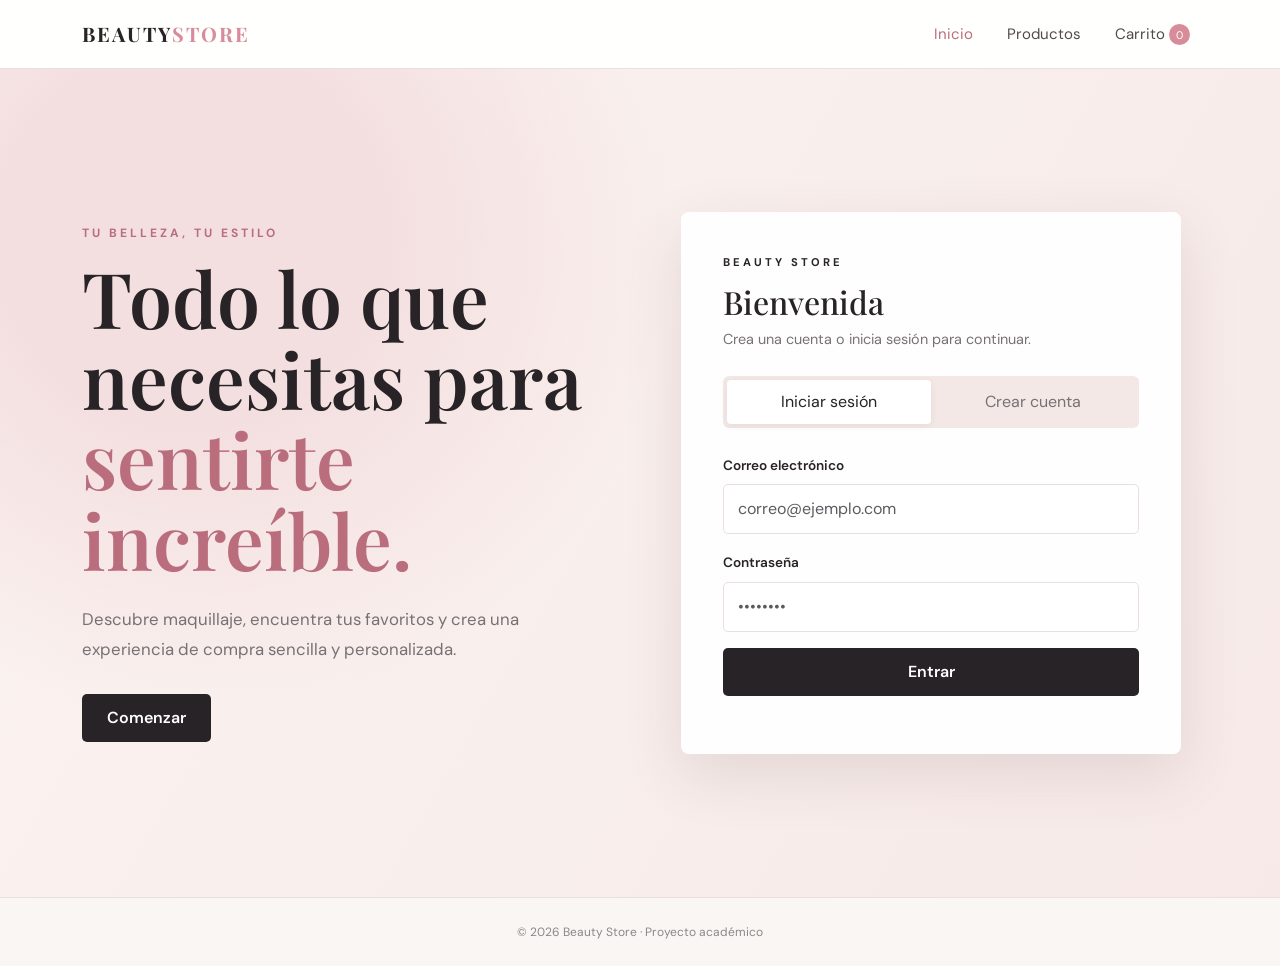
<file: index.html>
<!DOCTYPE html>
<html lang="es">
<head>
  <meta charset="UTF-8">
  <meta name="viewport" content="width=device-width, initial-scale=1.0">
  <title>Beauty Store | Recolección</title>
  <link href="https://cdn.jsdelivr.net/npm/bootstrap@5.3.3/dist/css/bootstrap.min.css" rel="stylesheet">
  <link rel="stylesheet" href="css/estilos.css">
</head>
<body class="auth-page">
  <nav class="navbar navbar-expand-lg beauty-nav">
    <div class="container">
      <a class="navbar-brand beauty-logo" href="index.html">BEAUTY<span>STORE</span></a>
      <button class="navbar-toggler" type="button" data-bs-toggle="collapse" data-bs-target="#navMenu">
        <span class="navbar-toggler-icon"></span>
      </button>
      <div class="collapse navbar-collapse" id="navMenu">
        <ul class="navbar-nav ms-auto align-items-lg-center">
          <li class="nav-item"><a class="nav-link active" href="index.html".html">Inicio</a></li>
          <li class="nav-item"><a class="nav-link" href="seleccion.html">Productos</a></li>
          <li class="nav-item"><a class="nav-link" href="compra.html">Carrito <span class="cart-badge" id="navCartCount">0</span></a></li>
        </ul>
      </div>
    </div>
  </nav>

  <main class="auth-hero">
    <div class="container">
      <div class="row align-items-center g-5">
        <div class="col-lg-6">
          <p class="eyebrow">TU BELLEZA, TU ESTILO</p>
          <h1>Todo lo que necesitas para <span>sentirte increíble.</span></h1>
          <p class="hero-text">Descubre maquillaje, encuentra tus favoritos y crea una experiencia de compra sencilla y personalizada.</p>
          <a href="#accessCard" class="btn beauty-btn">Comenzar</a>
        </div>
        <div class="col-lg-6">
          <div class="access-card" id="accessCard">
            <div class="brand-mini">BEAUTY STORE</div>
            <h2 id="formTitle">Bienvenida</h2>
            <p class="muted">Crea una cuenta o inicia sesión para continuar.</p>

            <div class="switcher">
              <button class="switch-btn active" id="loginTab" type="button">Iniciar sesión</button>
              <button class="switch-btn" id="registerTab" type="button">Crear cuenta</button>
            </div>

            <form id="loginForm">
              <div class="mb-3">
                <label for="loginEmail" class="form-label">Correo electrónico</label>
                <input type="email" class="form-control" id="loginEmail" placeholder="correo@ejemplo.com" required>
              </div>
              <div class="mb-3">
                <label for="loginPassword" class="form-label">Contraseña</label>
                <input type="password" class="form-control" id="loginPassword" placeholder="••••••••" required>
              </div>
              <button class="btn beauty-btn w-100" type="submit">Entrar</button>
            </form>

            <form id="registerForm" class="d-none">
              <div class="mb-3">
                <label for="fullName" class="form-label">Nombre completo</label>
                <input type="text" class="form-control" id="fullName" required>
              </div>
              <div class="row">
                <div class="col-md-6 mb-3">
                  <label for="phone" class="form-label">Teléfono</label>
                  <input type="tel" class="form-control" id="phone" required>
                </div>
                <div class="col-md-6 mb-3">
                  <label for="email" class="form-label">Correo</label>
                  <input type="email" class="form-control" id="email" required>
                </div>
              </div>
              <div class="mb-3">
                <label for="address" class="form-label">Domicilio</label>
                <input type="text" class="form-control" id="address" required>
              </div>
              <div class="mb-3">
                <label for="password" class="form-label">Contraseña</label>
                <input type="password" class="form-control" id="password" minlength="6" required>
              </div>
              <button class="btn beauty-btn w-100" type="submit">Crear cuenta y entrar</button>
            </form>
            <div id="authMessage" class="small mt-3 text-center"></div>
          </div>
        </div>
      </div>
    </div>
  </main>
  <footer class="site-footer">© 2026 Beauty Store · Proyecto académico</footer>
  <script src="https://cdn.jsdelivr.net/npm/bootstrap@5.3.3/dist/js/bootstrap.bundle.min.js"></script>
  <script src="js/script.js"></script>
</body>
</html>
</file>
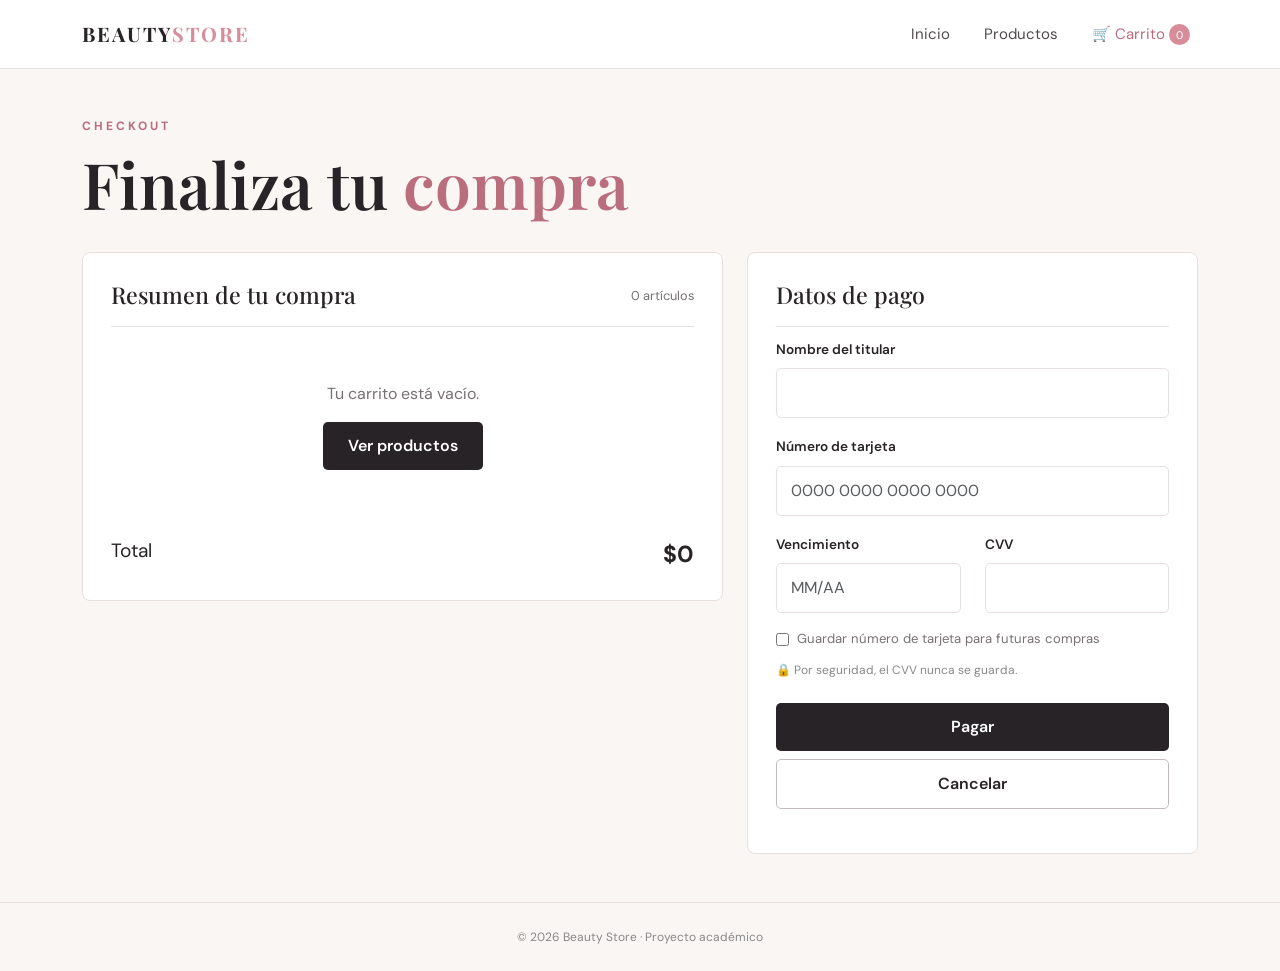
<file: compra.html>
<!DOCTYPE html>
<html lang="es">
<head>
  <meta charset="UTF-8">
  <meta name="viewport" content="width=device-width, initial-scale=1.0">
  <title>Beauty Store | Compra</title>
  <link href="https://cdn.jsdelivr.net/npm/bootstrap@5.3.3/dist/css/bootstrap.min.css" rel="stylesheet">
  <link rel="stylesheet" href="css/estilos.css">
</head>
<body>
  <nav class="navbar navbar-expand-lg beauty-nav sticky-top">
    <div class="container">
      <a class="navbar-brand beauty-logo" href="index.html">BEAUTY<span>STORE</span></a>
      <button class="navbar-toggler" type="button" data-bs-toggle="collapse" data-bs-target="#navMenu">
        <span class="navbar-toggler-icon"></span>
      </button>
      <div class="collapse navbar-collapse" id="navMenu">
        <ul class="navbar-nav ms-auto align-items-lg-center">
          <li class="nav-item"><a class="nav-link" href="index.html">Inicio</a></li>
          <li class="nav-item"><a class="nav-link" href="seleccion.html">Productos</a></li>
          <li class="nav-item"><a class="nav-link active" href="compra.html">🛒 Carrito <span class="cart-badge" id="navCartCount">0</span></a></li>
        </ul>
      </div>
    </div>
  </nav>

  <main class="checkout-page">
    <div class="container py-5">
      <div class="checkout-heading">
        <p class="eyebrow">CHECKOUT</p>
        <h1>Finaliza tu <span>compra</span></h1>
      </div>

      <div class="row g-4">
        <div class="col-lg-7">
          <section class="checkout-card">
            <div class="section-title">
              <h2>Resumen de tu compra</h2>
              <span id="summaryCount">0 artículos</span>
            </div>
            <div id="checkoutItems"></div>
            <div id="emptyCart" class="empty-state d-none">
              <p>Tu carrito está vacío.</p>
              <a href="seleccion.html" class="btn beauty-btn">Ver productos</a>
            </div>
            <div class="total-row">
              <span>Total</span>
              <strong id="checkoutTotal">$0</strong>
            </div>
          </section>
        </div>

        <div class="col-lg-5">
          <section class="checkout-card">
            <div class="section-title"><h2>Datos de pago</h2></div>
            <form id="paymentForm">
              <div class="mb-3">
                <label class="form-label" for="cardName">Nombre del titular</label>
                <input class="form-control" id="cardName" type="text" required>
              </div>
              <div class="mb-3">
                <label class="form-label" for="cardNumber">Número de tarjeta</label>
                <input class="form-control" id="cardNumber" type="text" inputmode="numeric" maxlength="19" placeholder="0000 0000 0000 0000" required>
              </div>
              <div class="row">
                <div class="col-6 mb-3">
                  <label class="form-label" for="expiry">Vencimiento</label>
                  <input class="form-control" id="expiry" type="text" placeholder="MM/AA" maxlength="5" required>
                </div>
                <div class="col-6 mb-3">
                  <label class="form-label" for="cvv">CVV</label>
                  <input class="form-control" id="cvv" type="password" inputmode="numeric" maxlength="4" required>
                </div>
              </div>
              <div class="save-card">
                <input id="saveCard" type="checkbox">
                <label for="saveCard">Guardar número de tarjeta para futuras compras</label>
              </div>
              <p class="security-note">🔒 Por seguridad, el CVV nunca se guarda.</p>
              <div class="d-grid gap-2 mt-4">
                <button type="submit" class="btn beauty-btn">Pagar</button>
                <button type="button" id="cancelPurchase" class="btn cancel-btn">Cancelar</button>
              </div>
              <div id="paymentMessage" class="small text-center mt-3"></div>
            </form>
          </section>
        </div>
      </div>
    </div>
  </main>

  <div class="modal fade" id="thankYouModal" tabindex="-1" aria-hidden="true">
    <div class="modal-dialog modal-dialog-centered">
      <div class="modal-content thank-modal">
        <div class="modal-body text-center p-5">
          <div class="success-icon">✓</div>
          <h2>¡Gracias por su compra!</h2>
          <p>Tu pedido ha sido registrado correctamente.</p>
          <button class="btn beauty-btn" data-bs-dismiss="modal">Aceptar</button>
        </div>
      </div>
    </div>
  </div>

  <footer class="site-footer">© 2026 Beauty Store · Proyecto académico</footer>
  <script src="https://cdn.jsdelivr.net/npm/bootstrap@5.3.3/dist/js/bootstrap.bundle.min.js"></script>
  <script src="js/script.js"></script>
</body>
</html>
</file>
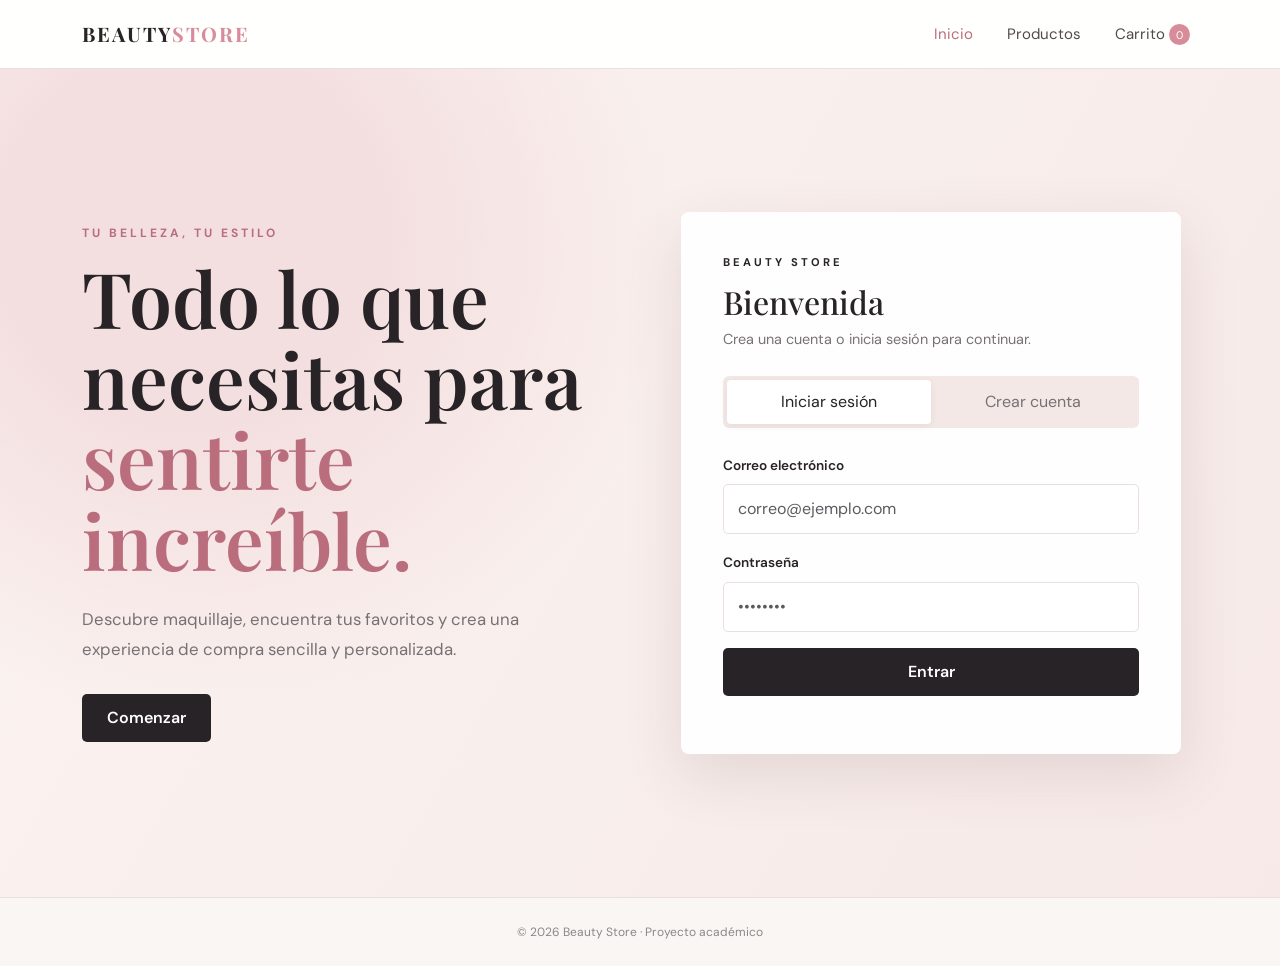
<file: recoleccion.html>
<!DOCTYPE html>
<html lang="es">
<head>
  <meta charset="UTF-8">
  <meta name="viewport" content="width=device-width, initial-scale=1.0">
  <title>Beauty Store | Recolección</title>
  <link href="https://cdn.jsdelivr.net/npm/bootstrap@5.3.3/dist/css/bootstrap.min.css" rel="stylesheet">
  <link rel="stylesheet" href="css/estilos.css">
</head>
<body class="auth-page">
  <nav class="navbar navbar-expand-lg beauty-nav">
    <div class="container">
      <a class="navbar-brand beauty-logo" href="recoleccion.html">BEAUTY<span>STORE</span></a>
      <button class="navbar-toggler" type="button" data-bs-toggle="collapse" data-bs-target="#navMenu">
        <span class="navbar-toggler-icon"></span>
      </button>
      <div class="collapse navbar-collapse" id="navMenu">
        <ul class="navbar-nav ms-auto align-items-lg-center">
          <li class="nav-item"><a class="nav-link active" href="recoleccion.html">Inicio</a></li>
          <li class="nav-item"><a class="nav-link" href="seleccion.html">Productos</a></li>
          <li class="nav-item"><a class="nav-link" href="compra.html">Carrito <span class="cart-badge" id="navCartCount">0</span></a></li>
        </ul>
      </div>
    </div>
  </nav>

  <main class="auth-hero">
    <div class="container">
      <div class="row align-items-center g-5">
        <div class="col-lg-6">
          <p class="eyebrow">TU BELLEZA, TU ESTILO</p>
          <h1>Todo lo que necesitas para <span>sentirte increíble.</span></h1>
          <p class="hero-text">Descubre maquillaje, encuentra tus favoritos y crea una experiencia de compra sencilla y personalizada.</p>
          <a href="#accessCard" class="btn beauty-btn">Comenzar</a>
        </div>
        <div class="col-lg-6">
          <div class="access-card" id="accessCard">
            <div class="brand-mini">BEAUTY STORE</div>
            <h2 id="formTitle">Bienvenida</h2>
            <p class="muted">Crea una cuenta o inicia sesión para continuar.</p>

            <div class="switcher">
              <button class="switch-btn active" id="loginTab" type="button">Iniciar sesión</button>
              <button class="switch-btn" id="registerTab" type="button">Crear cuenta</button>
            </div>

            <form id="loginForm">
              <div class="mb-3">
                <label for="loginEmail" class="form-label">Correo electrónico</label>
                <input type="email" class="form-control" id="loginEmail" placeholder="correo@ejemplo.com" required>
              </div>
              <div class="mb-3">
                <label for="loginPassword" class="form-label">Contraseña</label>
                <input type="password" class="form-control" id="loginPassword" placeholder="••••••••" required>
              </div>
              <button class="btn beauty-btn w-100" type="submit">Entrar</button>
            </form>

            <form id="registerForm" class="d-none">
              <div class="mb-3">
                <label for="fullName" class="form-label">Nombre completo</label>
                <input type="text" class="form-control" id="fullName" required>
              </div>
              <div class="row">
                <div class="col-md-6 mb-3">
                  <label for="phone" class="form-label">Teléfono</label>
                  <input type="tel" class="form-control" id="phone" required>
                </div>
                <div class="col-md-6 mb-3">
                  <label for="email" class="form-label">Correo</label>
                  <input type="email" class="form-control" id="email" required>
                </div>
              </div>
              <div class="mb-3">
                <label for="address" class="form-label">Domicilio</label>
                <input type="text" class="form-control" id="address" required>
              </div>
              <div class="mb-3">
                <label for="password" class="form-label">Contraseña</label>
                <input type="password" class="form-control" id="password" minlength="6" required>
              </div>
              <button class="btn beauty-btn w-100" type="submit">Crear cuenta y entrar</button>
            </form>
            <div id="authMessage" class="small mt-3 text-center"></div>
          </div>
        </div>
      </div>
    </div>
  </main>
  <footer class="site-footer">© 2026 Beauty Store · Proyecto académico</footer>
  <script src="https://cdn.jsdelivr.net/npm/bootstrap@5.3.3/dist/js/bootstrap.bundle.min.js"></script>
  <script src="js/script.js"></script>
</body>
</html>
</file>
<file: css/estilos.css>
@import url('https://fonts.googleapis.com/css2?family=DM+Sans:wght@400;500;600;700&family=Playfair+Display:wght@500;600;700&display=swap');

:root {
  --pink: #d88c9a;
  --dark-pink: #b96d7d;
  --cream: #faf6f3;
  --soft: #f3e8e5;
  --dark: #282326;
  --muted: #777174;
  --white: #fff;
  --border: #eadfe0;
}

* { box-sizing: border-box; }
body {
  margin: 0;
  background: var(--cream);
  color: var(--dark);
  font-family: "DM Sans", sans-serif;
}
.beauty-nav {
  background: rgba(255,255,255,.96);
  border-bottom: 1px solid var(--border);
  padding: 14px 0;
}
.beauty-logo {
  font-family: "Playfair Display", serif;
  font-weight: 700;
  letter-spacing: 2px;
  color: var(--dark) !important;
}
.beauty-logo span { color: var(--pink); }
.nav-link {
  color: #514b4e !important;
  margin-left: 18px;
  font-size: .94rem;
}
.nav-link:hover, .nav-link.active { color: var(--dark-pink) !important; }
.cart-badge {
  display: inline-flex;
  min-width: 21px;
  height: 21px;
  padding: 0 5px;
  align-items: center;
  justify-content: center;
  border-radius: 50%;
  background: var(--pink);
  color: white;
  font-size: 11px;
  vertical-align: middle;
}
.auth-hero {
  min-height: calc(100vh - 72px);
  display: flex;
  align-items: center;
  background:
    radial-gradient(circle at 15% 20%, #f4dfe0 0 15%, transparent 38%),
    linear-gradient(120deg, #fbf4f1, #f6e9e7);
  padding: 70px 0;
}
.eyebrow {
  text-transform: uppercase;
  letter-spacing: 3px;
  color: var(--dark-pink);
  font-size: .75rem;
  font-weight: 700;
  margin-bottom: 15px;
}
.auth-hero h1, .catalog-header h1, .checkout-heading h1 {
  font-family: "Playfair Display", serif;
  font-weight: 600;
  font-size: clamp(2.7rem, 6vw, 5rem);
  line-height: 1.05;
}
h1 span { color: var(--dark-pink); }
.hero-text { color: var(--muted); max-width: 530px; font-size: 1.05rem; line-height: 1.8; margin: 24px 0 30px; }
.beauty-btn {
  background: var(--dark) !important;
  border: none !important;
  color: white !important;
  border-radius: 5px;
  padding: 12px 25px;
  font-weight: 600;
  transition: transform .2s, background .2s;
}
.beauty-btn:hover { transform: translateY(-2px); background: var(--dark-pink) !important; }
.access-card {
  background: rgba(255,255,255,.96);
  max-width: 500px;
  margin: auto;
  padding: 42px;
  border-radius: 8px;
  box-shadow: 0 20px 60px rgba(83,50,56,.12);
}
.brand-mini {
  font-size: .7rem;
  letter-spacing: 3px;
  font-weight: 700;
  margin-bottom: 12px;
}
.access-card h2, .checkout-card h2 {
  font-family: "Playfair Display", serif;
}
.muted { color: var(--muted); font-size: .9rem; }
.switcher {
  display: grid;
  grid-template-columns: 1fr 1fr;
  background: var(--soft);
  padding: 4px;
  margin: 25px 0;
  border-radius: 6px;
}
.switch-btn {
  border: none;
  background: transparent;
  padding: 10px;
  border-radius: 4px;
  color: var(--muted);
}
.switch-btn.active { background: white; color: var(--dark); box-shadow: 0 2px 8px rgba(0,0,0,.06); }
.form-control {
  border: 1px solid var(--border);
  padding: 12px 14px;
  border-radius: 5px;
}
.form-control:focus { border-color: var(--pink); box-shadow: 0 0 0 .2rem rgba(216,140,154,.15); }
.form-label { font-size: .85rem; font-weight: 600; }
.catalog-header {
  text-align: center;
  padding: 75px 20px 50px;
  background: linear-gradient(135deg, #f7e9e7, #fbf7f4);
}
.catalog-header h1 { font-size: clamp(2.7rem, 5vw, 4.2rem); }
.catalog-header p:not(.eyebrow) { color: var(--muted); }
.search-box {
  margin-top: 28px;
  max-width: 580px;
  background: white;
  border: 1px solid var(--border);
  border-radius: 30px;
  display: flex;
  align-items: center;
  padding: 0 20px;
  box-shadow: 0 8px 30px rgba(80,50,55,.06);
}
.search-box span { font-size: 25px; color: var(--muted); }
.search-box input {
  width: 100%;
  border: none;
  outline: none;
  padding: 15px 12px;
  background: transparent;
}
.category-bar { display: flex; justify-content: center; flex-wrap: wrap; gap: 10px; margin-bottom: 30px; }
.category-btn {
  border: 1px solid var(--border);
  background: white;
  border-radius: 30px;
  padding: 9px 22px;
  color: var(--muted);
}
.category-btn.active, .category-btn:hover { background: var(--dark); color: white; }
.api-status { font-size: .78rem; color: #777; text-align: center; margin-bottom: 25px; }
.category-section { margin-bottom: 55px; }
.category-title {
  font-family: "Playfair Display", serif;
  font-size: 2rem;
  margin-bottom: 22px;
  border-bottom: 1px solid var(--border);
  padding-bottom: 12px;
}
.product-card {
  background: white;
  border: 1px solid var(--border);
  height: 100%;
  border-radius: 7px;
  overflow: hidden;
  transition: transform .25s, box-shadow .25s;
}
.product-card:hover { transform: translateY(-5px); box-shadow: 0 15px 35px rgba(70,40,45,.1); }
.product-image-wrap {
  height: 270px;
  background: #faf8f7;
  display: flex;
  align-items: center;
  justify-content: center;
  overflow: hidden;
}
.product-image {
  width: 100%;
  height: 100%;
  object-fit: contain;
  padding: 22px;
  transition: transform .35s ease;
}
.product-card.added .product-image { transform: scale(1.09); }
.product-info { padding: 20px; }
.product-category { font-size: .68rem; text-transform: uppercase; letter-spacing: 1.5px; color: var(--pink); font-weight: 700; }
.product-name { font-weight: 600; line-height: 1.35; min-height: 48px; margin: 7px 0 10px; }
.product-price { font-weight: 700; font-size: 1.1rem; margin-bottom: 15px; }
.add-btn {
  width: 100%;
  border: 1px solid var(--dark);
  background: white;
  color: var(--dark);
  padding: 10px;
  border-radius: 4px;
  font-weight: 600;
}
.add-btn:hover { background: var(--dark); color: white; }
.floating-cart { position: fixed; right: 25px; bottom: 25px; z-index: 20; }
.floating-cart-btn {
  display: flex; align-items: center; gap: 6px;
  background: var(--dark); color: white; text-decoration: none;
  border-radius: 50px; padding: 13px 19px;
  box-shadow: 0 8px 25px rgba(0,0,0,.2);
}
.checkout-page { min-height: calc(100vh - 72px); }
.checkout-heading { margin-bottom: 35px; }
.checkout-heading h1 { font-size: clamp(2.4rem, 5vw, 4rem); }
.checkout-card {
  background: white;
  border: 1px solid var(--border);
  border-radius: 8px;
  padding: 28px;
}
.section-title {
  display: flex;
  align-items: center;
  justify-content: space-between;
  gap: 10px;
  border-bottom: 1px solid var(--border);
  padding-bottom: 17px;
  margin-bottom: 10px;
}
.section-title h2 { font-size: 1.45rem; margin: 0; }
.section-title span { color: var(--muted); font-size: .8rem; }
.checkout-item {
  display: grid;
  grid-template-columns: 70px 1fr auto;
  align-items: center;
  gap: 15px;
  padding: 16px 0;
  border-bottom: 1px solid #f0e9e8;
}
.checkout-item img { width: 70px; height: 75px; object-fit: contain; background: #faf8f7; }
.checkout-item h3 { font-size: .93rem; margin: 0 0 5px; }
.checkout-item p { margin: 0; color: var(--muted); font-size: .8rem; }
.item-controls { display: flex; align-items: center; gap: 7px; margin-top: 8px; }
.qty-btn { border: 1px solid var(--border); background: white; width: 25px; height: 25px; border-radius: 3px; }
.item-total { font-weight: 700; white-space: nowrap; }
.total-row {
  display: flex; justify-content: space-between;
  padding-top: 22px; font-size: 1.2rem;
}
.total-row strong { font-size: 1.45rem; }
.cancel-btn {
  border: 1px solid #c7b9ba; background: white; color: var(--dark);
  padding: 12px; border-radius: 5px; font-weight: 600;
}
.cancel-btn:hover { background: #f5eeee; }
.save-card { display: flex; gap: 8px; align-items: center; font-size: .82rem; color: var(--muted); }
.security-note { font-size: .75rem; color: #888; margin-top: 12px; }
.empty-state { text-align: center; padding: 45px 10px; color: var(--muted); }
.thank-modal { border: none; border-radius: 10px; }
.success-icon {
  width: 65px; height: 65px; margin: 0 auto 18px;
  display: grid; place-items: center; border-radius: 50%;
  background: #e9f4ed; color: #3f8a59; font-size: 30px; font-weight: 700;
}
.thank-modal h2 { font-family: "Playfair Display", serif; }
.site-footer { text-align: center; padding: 25px; color: #888; font-size: .75rem; border-top: 1px solid var(--border); }

@media (max-width: 991px) {
  .nav-link { margin-left: 0; }
  .auth-hero { padding: 55px 0; }
  .access-card { margin-top: 15px; }
}
@media (max-width: 767px) {
  .auth-hero { padding: 40px 0; }
  .auth-hero h1 { font-size: 2.7rem; }
  .access-card { padding: 26px 20px; }
  .catalog-header { padding: 50px 15px 35px; }
  .product-image-wrap { height: 230px; }
  .checkout-card { padding: 20px 16px; }
  .checkout-item { grid-template-columns: 58px 1fr; }
  .checkout-item img { width: 58px; height: 65px; }
  .item-total { grid-column: 2; }
  .floating-cart { right: 15px; bottom: 15px; }
}
</file>
